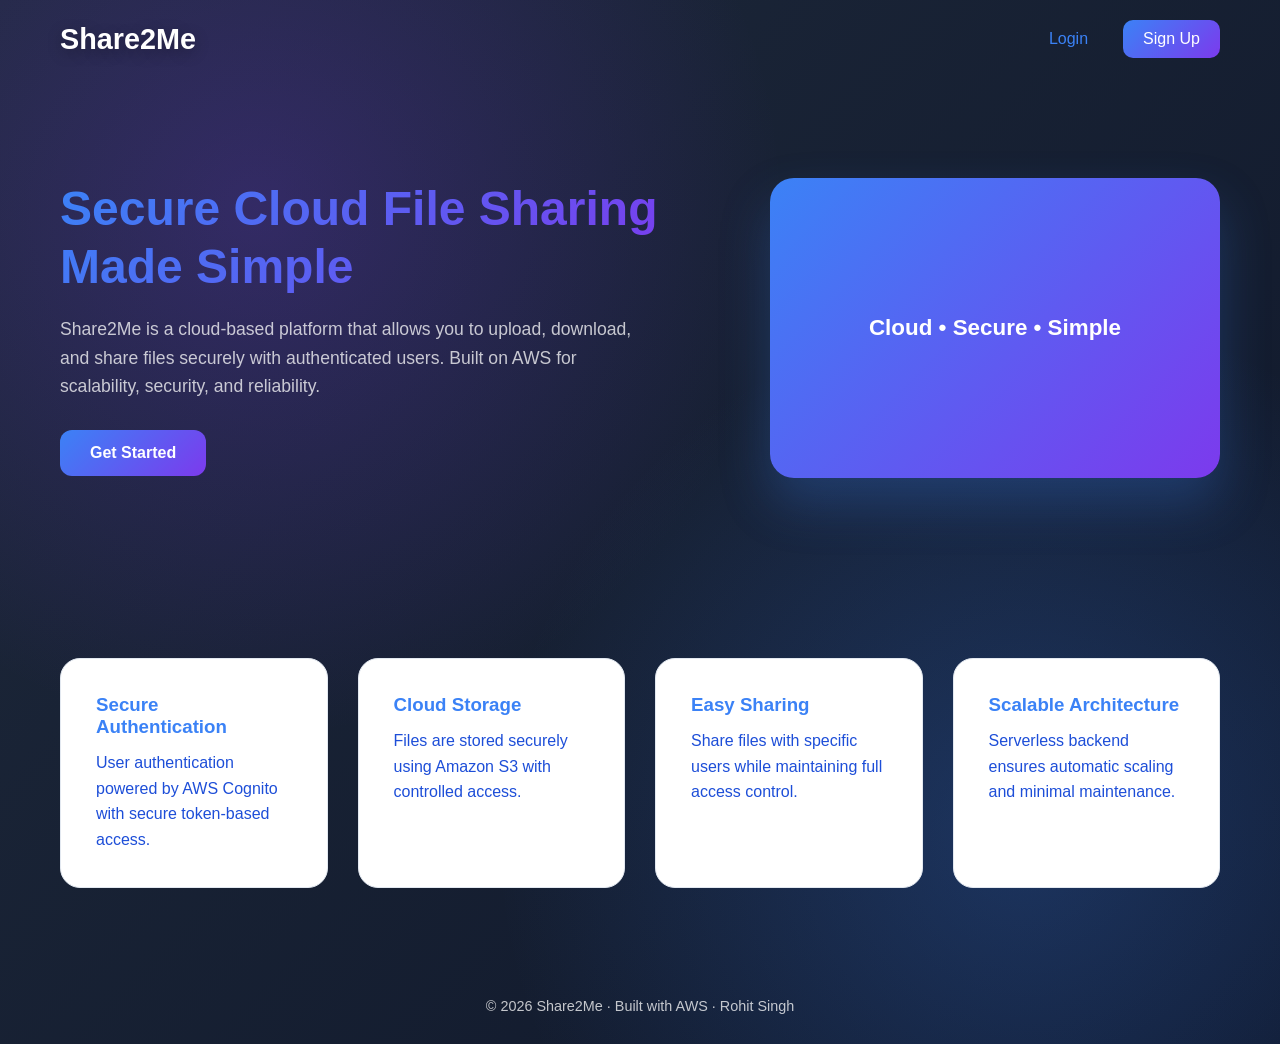
<file: index.html>
<!DOCTYPE html>
<html lang="en">
<head>
  <meta charset="UTF-8" />
  <link rel="stylesheet" href="style.css">
  <title>Share2Me | Cloud File Sharing</title>
  <meta name="viewport" content="width=device-width, initial-scale=1.0" />
  
</head>
<body>

  <!-- NAVBAR -->
  <nav class="navbar">
    <div class="logo">Share2Me</div>
    <div class="nav-buttons">
      <a href="https://us-east-1lhq60fyfx.auth.us-east-1.amazoncognito.com/login?client_id=4a1nqu87qe6qrlefhhoi4ht2r9&redirect_uri=https%3A%2F%2Fd2q93x200huoh6.cloudfront.net%2Ffiles.html&response_type=token&scope=email+openid" class="login">Login</a>
      <a href="https://us-east-1lhq60fyfx.auth.us-east-1.amazoncognito.com/signup?client_id=4a1nqu87qe6qrlefhhoi4ht2r9&redirect_uri=https%3A%2F%2Fd2q93x200huoh6.cloudfront.net%2Ffiles.html&response_type=token&scope=email+openid" class="signup">Sign Up</a>
    </div>
  </nav>

  <!-- HERO SECTION -->
  <section class="hero">
    <div class="hero-text">
      <h1>Secure Cloud File Sharing Made Simple</h1>
      <p>
        Share2Me is a cloud-based platform that allows you to upload,
        download, and share files securely with authenticated users.
        Built on AWS for scalability, security, and reliability.
      </p>
      <a href="https://us-east-1lhq60fyfx.auth.us-east-1.amazoncognito.com/signup?client_id=4a1nqu87qe6qrlefhhoi4ht2r9&redirect_uri=https%3A%2F%2Fd2q93x200huoh6.cloudfront.net%2Ffiles.html&response_type=token&scope=email+openid" class="primary-btn">Get Started</a>

    </div>

    <div class="hero-visual">
      Cloud • Secure • Simple
    </div>
  </section>

  <!-- FEATURES -->
  <section class="features">
    <div class="feature-card">
      <h3>Secure Authentication</h3>
      <p>User authentication powered by AWS Cognito with secure token-based access.</p>
    </div>

    <div class="feature-card">
      <h3>Cloud Storage</h3>
      <p>Files are stored securely using Amazon S3 with controlled access.</p>
    </div>

    <div class="feature-card">
      <h3>Easy Sharing</h3>
      <p>Share files with specific users while maintaining full access control.</p>
    </div>

    <div class="feature-card">
      <h3>Scalable Architecture</h3>
      <p>Serverless backend ensures automatic scaling and minimal maintenance.</p>
    </div>
  </section>

  <!-- FOOTER -->
  <footer>
    © 2026 Share2Me · Built with AWS · Rohit Singh
  </footer>

</body>
</html>
</file>
<file: style.css>
:root {
        --primary-blue: #3b82f6;
        --primary-blue-dark: #1d4ed8;
        --accent-purple: #7c3aed;
        --light-blue: #b2c4ff;
        --bg-gradient: linear-gradient(135deg, #1e3a8a, #7c3aed);
        --card-bg: #ffffff;
        --text-dark: #ffffff;
        --text-light: rgba(255,255,255,0.75);
        --border-light: #e2e8f0;
        --dark-blue: #1e3a8a;
      }


    * {
      margin: 0;
      padding: 0;
      box-sizing: border-box;
      font-family: "Segoe UI", sans-serif;
      -webkit-tap-highlight-color: transparent;
    }

body {
  width:100%;
  margin: 0;
  min-height: 100vh;
  color: white;
  overflow-x: hidden;

  background:
    radial-gradient(circle at 20% 20%, rgba(124,58,237,0.25), transparent 40%),
    radial-gradient(circle at 80% 80%, rgba(59,130,246,0.25), transparent 40%),
    linear-gradient(135deg, #1e293b, #0f172a);
}



    /* ---------- NAVBAR ---------- */

      .nav-buttons {
      display: flex;
      gap: 15px;
    }

    .nav-buttons a {
      text-decoration: none;
      color: rgba(255,255,255,0.9);
      padding: 10px 20px;
      border-radius: 10px;
      font-weight: 500;
      transition: 0.2s ease;
    }

    .nav-buttons .login {
      color: var(--primary-blue);
    }

    .nav-buttons .signup {
      background: linear-gradient(135deg, var(--primary-blue), var(--accent-purple));
      color: white;
    }

    .nav-buttons .signup:hover {
      transform: translateY(-2px);
      box-shadow: 0 8px 20px rgba(124,58,237,0.3);
    }


    .navbar {
      display: flex;
      justify-content: space-between;
      align-items: center;
      padding: 20px 60px;
    }

    .logo {
      font-size: 1.8rem;
      font-weight: 700;
      color: white;
      text-shadow: 0 4px 15px rgba(0,0,0,0.3);
    }

    /* ---------- PAGE HEADER ---------- */
    .page-header {
      padding: 40px 60px 20px;
    }

    .page-header h1 {
      font-size: 2.2rem;
      color: rgb(83, 103, 252);
      margin-bottom: 8px;
    }

    .page-header p {
      color: var(--text-light);
    }

    .page-header button{
      background: linear-gradient(135deg, var(--primary-blue), var(--accent-purple));
      border: none;
      border-radius: 10px;
      margin-top: 5px;
      padding: 12px 24px;
      font-weight: 500;
      transition: all 0.2s ease;
    }

    .page-header button:hover,
    .nav-buttons a:hover {
      transform: translateY(-2px);
      box-shadow: 0 8px 20px rgb(210, 164, 255);
    }
    /* ---------- SECTIONS ---------- */
    .section {
      padding: 40px 60px;
      margin: 40px 60px;
      background: transparent;
      border-radius: 20px;
      box-shadow: none;
    }



    .section-title {
      font-size: 1.6rem;
      color: rgba(255,255,255,0.9);
      margin-bottom: 20px;
    }



.file-card {
  display: flex;
  flex-direction: column;
  justify-content: space-between;
  height: 200px;
  padding: 20px;
  position: relative;
  z-index: 1;
  color: #0f172a;
  background: rgba(255, 255, 255, 0.25);
  backdrop-filter: blur(25px);
  -webkit-backdrop-filter: blur(25px);

  border-radius: 16px;
  border: 1px solid rgba(255, 255, 255, 0.3);
  box-shadow:
  0 4px 30px rgba(0, 0, 0, 0.1),
  inset 0 0 20px rgba(255,255,255,0.2);
  transition: transform 0.25s ease, box-shadow 0.25s ease;
}

.file-card:hover {
  z-index: 20;
  transform: translateY(-8px);
  box-shadow: 0 10px 40px rgba(59, 130, 246, 0.25);
}


    .file-name {
      font-weight: 600;
      margin-bottom: 6px;
      font-size: 0.95rem;
      overflow: hidden;
      text-overflow: ellipsis;
      white-space: nowrap;
    }

    .file-name::before {
      content: "📄 ";
    }


    .file-meta {
      font-size: 0.85rem;
      color: var(--text-light);
      margin-bottom: 12px;
    }

    .file-actions button {
      padding: 6px 12px;
      border: none;
      border-radius: 6px;
      background: var(--primary-blue);
      color: white;
      font-size: 0.85rem;
      cursor: pointer;
      margin-right: 6px;
    }

    .file-actions .secondary {
      background: #e0e7ff;
      color: var(--primary-blue);
    }
    .file-actions,
    .file-menu {
      margin-top: auto;
    }

    /*======Hero Section========*/
    .hero {
  display: flex;
  justify-content: space-between;
  align-items: center;
  padding: 100px 60px;
  gap: 60px;
}

.hero-text {
  max-width: 600px;
}

.hero-text h1 {
  font-size: 3rem;
  margin-bottom: 20px;
  line-height: 1.2;
  background: linear-gradient(135deg, var(--primary-blue), var(--accent-purple));
  background-clip: text;
  -webkit-background-clip: text;
  -webkit-text-fill-color: transparent;
  color: transparent;
}

.hero-text p {
  font-size: 1.1rem;
  color: var(--text-light);
  margin-bottom: 30px;
  line-height: 1.6;
}

.primary-btn {
  display: inline-block;
  padding: 14px 30px;
  border-radius: 12px;
  font-weight: 600;
  background: linear-gradient(135deg, var(--primary-blue), var(--accent-purple));
  color: white;
  text-decoration: none;
  transition: 0.2s ease;
}

.primary-btn:hover {
  transform: translateY(-3px);
  box-shadow: 0 10px 25px rgba(124,58,237,0.35);
}
.hero-visual {
  width: 450px;
  height: 300px;
  border-radius: 24px;
  background: linear-gradient(135deg, var(--primary-blue), var(--accent-purple));
  display: flex;
  align-items: center;
  justify-content: center;
  color: white;
  font-size: 1.4rem;
  font-weight: 600;
  box-shadow: 0 25px 50px rgba(59,130,246,0.25);
}

.features {
  padding: 80px 60px;
  display: grid;
  grid-template-columns: repeat(auto-fit, minmax(240px, 1fr));
  gap: 30px;
}

.feature-card {
  background: white;
  padding: 35px;
  border-radius: 20px;
  border: 1px solid var(--border-light);
  transition: 0.2s ease;
}

.feature-card:hover {
  transform: translateY(-6px);
  box-shadow: 0 12px 30px rgba(59,130,246,0.12);
}

.feature-card h3 {
  margin-bottom: 12px;
  color: var(--primary-blue);
}

.feature-card p {
  color: #1d4ed8;
  line-height: 1.6;
}


    /* ---------- FOOTER ---------- */
    footer {
      text-align: center;
      padding: 30px;
      color: var(--text-light);
      font-size: 0.9rem;
    }

    @media (max-width: 900px) {
      .navbar, .page-header, .section {
        padding: 20px;
      }
        .hero {
    flex-direction: column;
    text-align: center;
    padding: 60px 20px;
  }

  .hero-visual {
    margin-top: 40px;
    width: 100%;
  }

  .navbar {
    flex-direction: column;
    align-items: flex-start;
    gap: 15px;
  }

  .nav-buttons {
    width: 100%;
    justify-content: flex-end;
  }
    }
    .file-menu {
  position: relative;
  margin-left: auto;
}

.menu-btn {
  background: var(--light-blue);
  border: none;
  border-radius: 8px;
  padding: 6px 10px;
  cursor: pointer;
  transition: 0.2s ease;
}

.menu-btn:hover {
  background: var(--primary-blue);
  color: white;
}


.menu-dropdown {
  display: none;
  position: absolute;
  right: 0;
  top: 25px;
  background: white;
  border-radius: 8px;
  box-shadow: 0 8px 20px rgba(0,0,0,0.1);
  overflow: hidden;
  z-index: 999;
}

.menu-dropdown button {
  display: block;
  width: 140px;
  padding: 8px 12px;
  background: white;
  border: none;
  text-align: left;
  cursor: pointer;
}

.menu-dropdown button:hover {
  background: #f0f4ff;
}


.nav-right {
  display: flex;
  align-items: center;
  gap: 20px;
}

.welcome-text {
  font-weight: 500;
  color: rgba(255,255,255,0.9);
  font-size: 0.95rem;
}




/* Share File card */
.share-modal {
  position: fixed;
  inset: 0;
  display: flex;
  align-items: center;
  justify-content: center;
  background: rgba(0,0,0,0.4);
  backdrop-filter: blur(6px);
  z-index: 999;
}

.hidden {
  display: none;
}

.share-card {
  width: 380px;
  padding: 30px;
  border-radius: 18px;
  background: rgba(255,255,255,0.1);
  backdrop-filter: blur(25px);
  -webkit-backdrop-filter: blur(25px);
  border: 1px solid rgba(255,255,255,0.2);
  box-shadow: 0 10px 40px rgba(0,0,0,0.3);
  color: white;
  position: relative;
}

.share-card h3 {
  margin-bottom: 20px;
}

.share-card input {
  width: 100%;
  padding: 10px 12px;
  border-radius: 8px;
  border: none;
  margin-bottom: 15px;
  outline: none;
}

.share-card button {
  width: 100%;
  padding: 10px;
  border-radius: 8px;
  border: none;
  cursor: pointer;
  margin-bottom: 10px;
}

.share-card button:not(.secondary-btn):not(.close-btn) {
  background: linear-gradient(135deg, var(--primary-blue), var(--accent-purple));
  color: white;
}

.secondary-btn {
  background: rgba(255,255,255,0.2);
  color: white;
}

.divider {
  height: 1px;
  background: rgba(255,255,255,0.2);
  margin: 15px 0;
}

.close-btn {
  position: absolute;
  top: 12px;
  right: 12px;
  background: transparent;
  color: white;
  font-size: 18px;
}

/* ================= PROFILE SIDE PANEL ================= */

.profile-panel {
  position: fixed;
  top: 0;
  right: -380px;
  width: 380px;
  height: 100%;
  z-index: 1000;

  background: rgba(255, 255, 255, 0.12);
  backdrop-filter: blur(25px);
  -webkit-backdrop-filter: blur(25px);

  border-left: 1px solid rgba(255,255,255,0.2);
  box-shadow: -10px 0 40px rgba(0,0,0,0.3);

  padding: 25px;
  display: flex;
  flex-direction: column;

  transition: right 0.3s ease;
}

.profile-panel.open {
  right: 0;
}

/* Header */
.profile-header {
  display: flex;
  justify-content: space-between;
  align-items: center;
  margin-bottom: 25px;
}

.profile-header h3 {
  font-size: 1.4rem;
  color: white;
}

.profile-header button {
  background: transparent;
  border: none;
  color: white;
  font-size: 18px;
  cursor: pointer;
}

/* Profile content */
.profile-content {
  display: flex;
  flex-direction: column;
  height: 100%;
}

/* Display picture skeleton */
.profile-avatar {
  width: 80px;
  height: 80px;
  border-radius: 50%;

  background: linear-gradient(135deg, var(--primary-blue), var(--accent-purple));
  display: flex;
  align-items: center;
  justify-content: center;

  font-size: 1.8rem;
  font-weight: bold;
  color: white;

  margin-bottom: 15px;
}

/* User info */
.profile-info p {
  margin-bottom: 8px;
  font-size: 0.95rem;
  color: rgba(255,255,255,0.85);
}

.profile-info .name {
  font-size: 1.1rem;
  font-weight: 600;
  color: white;
}

/* Divider */
.profile-divider {
  margin: 20px 0;
  border-top: 1px solid rgba(255,255,255,0.2);
}

/* Push logout to bottom */
.profile-footer {
  margin-top: auto;
}

/* Logout button */
.logout-btn {
  width: 100%;
  padding: 12px;
  border-radius: 10px;
  border: none;
  cursor: pointer;

  background: linear-gradient(135deg, #ff4d4d, #ff6b6b);
  color: white;
  font-weight: 500;

  transition: 0.2s ease;
}

.logout-btn:hover {
  transform: translateY(-2px);
  box-shadow: 0 8px 20px rgba(255, 77, 77, 0.4);
}

/*Display Picture CSSS*/
.user-info {
  display: flex;
  align-items: center;
  gap: 10px;
}

.nav-avatar {
  width: 36px;
  height: 36px;
  border-radius: 50%;
  background: linear-gradient(135deg, var(--primary-blue), var(--accent-purple));
  display: flex;
  align-items: center;
  justify-content: center;
  font-weight: bold;
  color: white;
  font-size: 0.9rem;
  overflow: hidden;
}


/* ================= RESPONSIVE FILE GRID ================= */

.file-grid {
  display: grid;
  grid-template-columns: repeat(auto-fit, minmax(240px, 1fr));
  gap: 20px;
  width: 100%;
}

/* Make cards flexible */
.file-card {
  width: 100%;
  min-width: 0;
}

/* Prevent long filenames from breaking layout */
.file-name {
  overflow: hidden;
  text-overflow: ellipsis;
  white-space: nowrap;
}

/* ================= TABLET ================= */

@media (max-width: 1024px) {

  .navbar,
  .page-header,
  .section {
    padding: 20px;
    margin: 20px;
  }

  .section {
    overflow-x: auto;
  }

  .file-grid {
    grid-template-columns: repeat(auto-fit, minmax(220px, 1fr));
  }

  .profile-panel {
    width: 320px;
  }
}

/* ================= MOBILE ================= */

@media (max-width: 768px) {

  .navbar {
    flex-direction: column;
    align-items: flex-start;
    gap: 15px;
  }

  .nav-right {
    width: 100%;
    flex-direction: column;
    align-items: flex-start;
    gap: 12px;
  }

  .nav-buttons {
    width: 100%;
    display: flex;
    flex-wrap: wrap;
    gap: 10px;
  }

  .nav-buttons a {
    flex: 1;
    text-align: center;
  }

  .page-header h1 {
    font-size: 1.8rem;
  }

  .page-header p {
    font-size: 0.9rem;
  }

  .page-header button {
    width: 100%;
    margin-top: 10px;
  }

  .section {
    padding: 15px;
    margin: 15px;
  }

  .section-title {
    font-size: 1.2rem;
  }

  .file-grid {
    grid-template-columns: repeat(auto-fit, minmax(160px, 1fr));
  }

  .file-card {
    height: auto;
    min-height: 180px;
  }

  .share-card {
    width: 92%;
    padding: 20px;
  }

  .profile-panel {
    width: 100%;
    right: -100%;
  }

  .welcome-text {
    font-size: 0.85rem;
  }
}

/* ================= VERY SMALL DEVICES ================= */

@media (max-width: 480px) {

  .logo {
    font-size: 1.4rem;
  }

  .page-header {
    padding: 15px;
  }

  .page-header h1 {
    font-size: 1.5rem;
  }

  .file-card {
    padding: 16px;
  }

  .menu-dropdown {
    right: 0;
    left: auto;
  }
}

img {
  max-width: 100%;
  height: auto;
}
</file>
